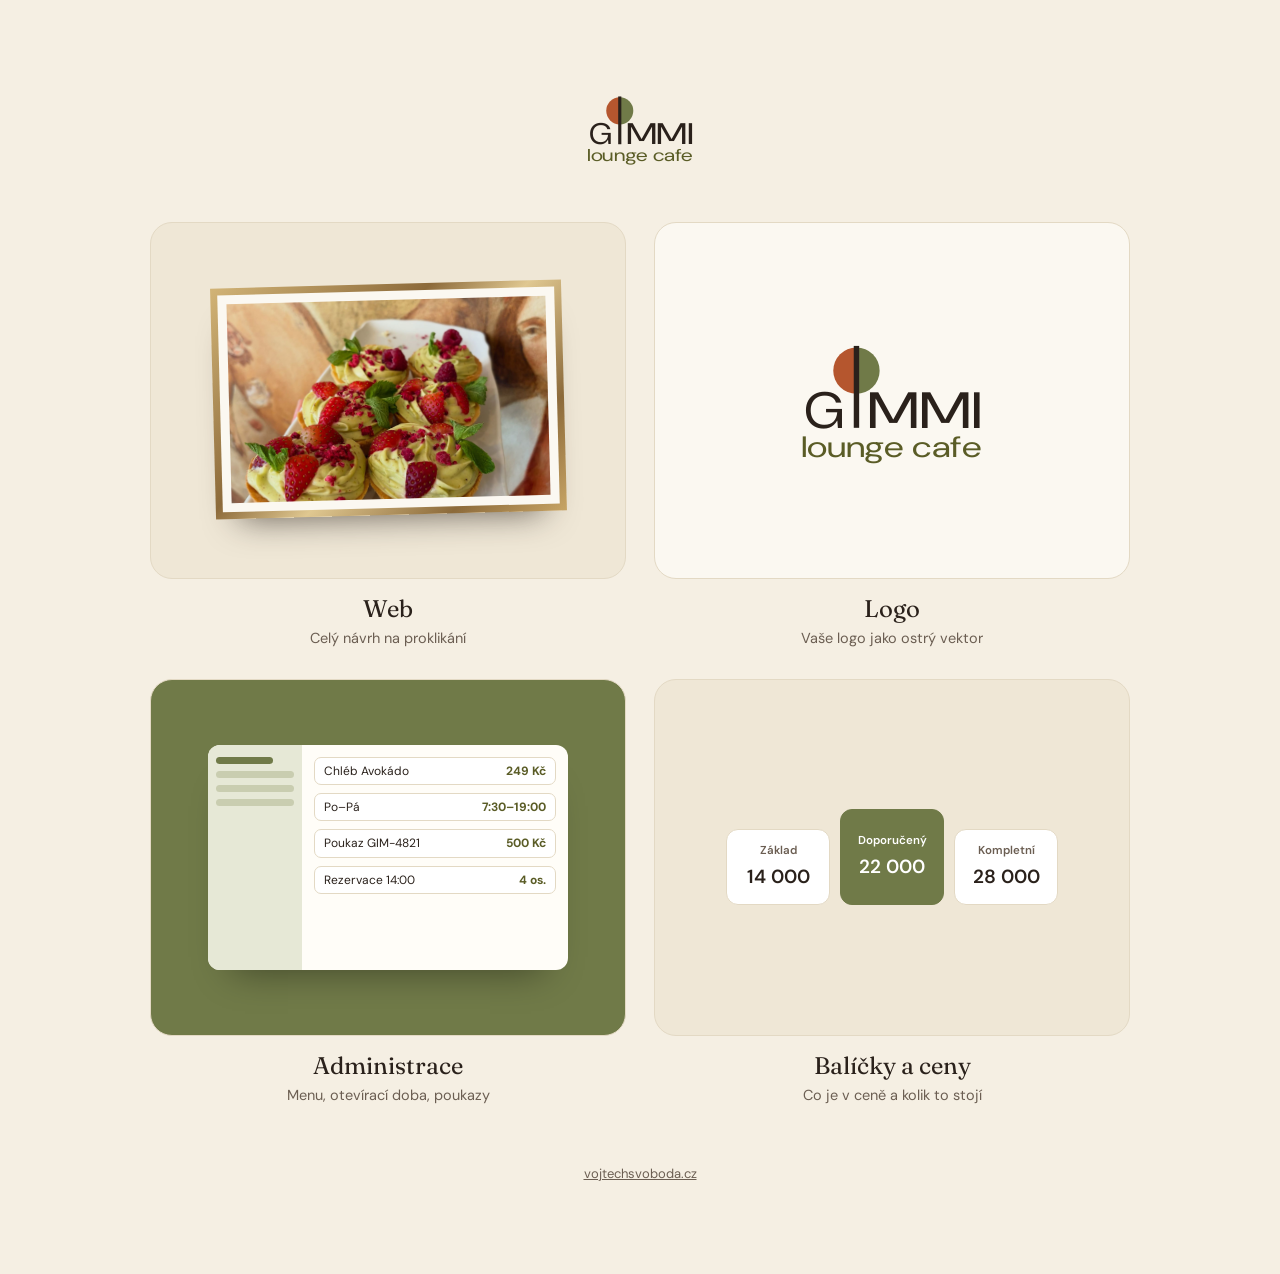
<file: public/index.html>
<!doctype html>
<html lang="cs">
<head>
<meta charset="utf-8">
<meta name="viewport" content="width=device-width, initial-scale=1, viewport-fit=cover">
<meta name="robots" content="noindex, nofollow">
<meta name="claude:viewport-fit-sides" content="cover">
<title>Gimmi – návrh nového webu</title>
<link rel="stylesheet" href="https://fonts.googleapis.com/css2?family=DM+Sans:opsz,wght@9..40,400..700&family=Fraunces:ital,opsz,wght@0,9..144,400..700;1,9..144,400&display=swap">
<link rel="stylesheet" href="pitch.css">
<style>
.home { min-height: 100vh; display: grid; align-content: center; gap: clamp(32px, 5vw, 56px); padding-block: clamp(40px, 7vw, 96px); }
.brand { display: grid; justify-items: center; gap: 10px; text-align: center; }
.brand h1 { font-size: clamp(34px, 4.4vw, 52px); }
.tiles { display: grid; grid-template-columns: repeat(2, minmax(0, 1fr)); gap: clamp(16px, 2.4vw, 28px); max-width: 980px; width: 100%; margin: 0 auto; }
@media (max-width: 620px) { .tiles { grid-template-columns: minmax(0, 1fr); } }
.tile { display: grid; gap: 14px; justify-items: center; color: var(--ink); text-decoration: none; }
.tile .card { width: 100%; aspect-ratio: 4 / 3; max-width: 100%; border-radius: 22px; background: var(--paper); border: 1px solid var(--line); display: grid; place-items: center; overflow: hidden; transition: transform .35s cubic-bezier(.2,.7,.2,1), box-shadow .35s ease; }
.tile:hover .card { transform: translateY(-6px) scale(1.01); box-shadow: 0 34px 50px -34px rgba(42, 33, 27, 0.55); }
.tile { gap: 4px; }
.tile .card { margin-bottom: 12px; }
.tile span.l { font-family: var(--display); font-size: 24px; line-height: 1.2; }
.tile span.d { font-size: 14.5px; color: var(--muted); }
.tile:hover span.l { color: var(--green-ink); }
.tile .c-web { background: #EFE7D6; }
.c-web .frame { width: 74%; padding: 7px; background: var(--gold); box-shadow: 0 24px 34px -24px rgba(42,33,27,.7); transform: rotate(-1.5deg); }
.c-web .frame div { padding: 9px; background: var(--paper); }
.c-web img { width: 100%; aspect-ratio: 16 / 10; object-fit: cover; }
.tile .c-logo { background: var(--paper); }
.tile .c-admin { background: var(--green); }
.c-admin .ui { width: 76%; aspect-ratio: 16 / 10; display: grid; grid-template-columns: 26% 1fr; background: var(--paper-2); border-radius: 12px; overflow: hidden; box-shadow: 0 24px 36px -24px rgba(0,0,0,.45); }
.c-admin .ui .s { background: #E6E8D6; padding: 12px 8px; display: grid; gap: 7px; align-content: start; }
.c-admin .ui .s i { height: 7px; border-radius: 4px; background: #C9CDB0; }
.c-admin .ui .s i:first-child { background: var(--green); width: 74%; }
.c-admin .ui .m { padding: 12px; display: grid; gap: 8px; align-content: start; }
.c-admin .ui .r { display: flex; justify-content: space-between; align-items: center; gap: 8px; padding: 6px 9px; border: 1px solid var(--line); border-radius: 7px; background: #fff; font-size: clamp(9.5px, 1.1vw, 12px); line-height: 1.2; color: var(--ink); white-space: nowrap; overflow: hidden; }
.c-admin .ui .r em { font-style: normal; font-weight: 700; color: var(--green-ink); }
.tile .c-price { background: #EFE7D6; }
.c-price .p { display: flex; gap: 10px; align-items: flex-end; }
.c-price .p i { display: grid; align-content: center; justify-items: center; gap: 2px; width: clamp(74px, 11vw, 104px); padding: 12px 6px; border-radius: 12px; background: #fff; border: 1px solid var(--line); font-style: normal; }
.c-price .p i small { font-size: clamp(9.5px, 1vw, 11.5px); font-weight: 600; color: var(--muted); }
.c-price .p i b { font-family: var(--body); font-size: clamp(14px, 1.7vw, 19px); font-weight: 600; font-variant-numeric: tabular-nums; }
.c-price .p i:nth-child(2) { padding-block: 22px; background: var(--green); border-color: var(--green); }
.c-price .p i:nth-child(2) small, .c-price .p i:nth-child(2) b { color: #fff; }
.facts { list-style: none; margin: 0 auto; padding: 22px 0 0; max-width: 980px; width: 100%; border-top: 1px solid var(--line); display: grid; grid-template-columns: repeat(3, minmax(0, 1fr)); gap: 12px 24px; text-align: center; }
@media (max-width: 620px) { .facts { grid-template-columns: minmax(0, 1fr); } }
.facts li { display: grid; gap: 2px; }
.facts b { font-weight: 600; font-size: 15px; }
.facts span { font-size: 14px; color: var(--muted); }
.by { text-align: center; font-size: 13px; color: var(--muted); }
.by a { color: var(--muted); }
</style>
</head>
<body>
<main class="wrap home">
<div class="brand">
<h1 style="position:absolute;width:1px;height:1px;overflow:hidden;clip:rect(0 0 0 0)">Gimmi – návrh webu</h1>
<svg viewBox="0 0 264 168" width="119" height="76" aria-hidden="true"><path d="M86 16A30 30 0 0 0 86 76Z" fill="#B5562E"></path><path d="M86 16A30 30 0 0 1 86 76Z" fill="#707A48"></path><rect x="82.5" y="14" width="7" height="106" fill="#2A211B"></rect><text x="18" y="120" font-family="'DM Sans', 'Segoe UI', system-ui, sans-serif" font-size="66" font-weight="400" fill="#2A211B" textLength="52" lengthAdjust="spacingAndGlyphs">G</text><text x="99" y="120" font-family="'DM Sans', 'Segoe UI', system-ui, sans-serif" font-size="66" font-weight="400" fill="#2A211B" textLength="150" lengthAdjust="spacingAndGlyphs">MMI</text><text x="14" y="158" font-family="'DM Sans', 'Segoe UI', system-ui, sans-serif" font-size="38" font-weight="400" fill="#5A5C26" textLength="234" lengthAdjust="spacingAndGlyphs">lounge cafe</text></svg>
</div>
<nav class="tiles" aria-label="Části návrhu">
<a class="tile" href="web.html"><span class="card c-web"><span class="frame"><div><img src="img/hero-tartaletky.jpg" alt=""></div></span></span><span class="l">Web</span><span class="d">Celý návrh na proklikání</span></a>
<a class="tile" href="logo.html"><span class="card c-logo"><svg viewBox="0 0 264 168" width="204" height="130" aria-hidden="true"><path d="M86 16A30 30 0 0 0 86 76Z" fill="#B5562E"></path><path d="M86 16A30 30 0 0 1 86 76Z" fill="#707A48"></path><rect x="82.5" y="14" width="7" height="106" fill="#2A211B"></rect><text x="18" y="120" font-family="'DM Sans', 'Segoe UI', system-ui, sans-serif" font-size="66" font-weight="400" fill="#2A211B" textLength="52" lengthAdjust="spacingAndGlyphs">G</text><text x="99" y="120" font-family="'DM Sans', 'Segoe UI', system-ui, sans-serif" font-size="66" font-weight="400" fill="#2A211B" textLength="150" lengthAdjust="spacingAndGlyphs">MMI</text><text x="14" y="158" font-family="'DM Sans', 'Segoe UI', system-ui, sans-serif" font-size="38" font-weight="400" fill="#5A5C26" textLength="234" lengthAdjust="spacingAndGlyphs">lounge cafe</text></svg></span><span class="l">Logo</span><span class="d">Vaše logo jako ostrý vektor</span></a>
<a class="tile" href="admin.html"><span class="card c-admin"><span class="ui" aria-hidden="true"><span class="s"><i></i><i></i><i></i><i></i></span><span class="m"><span class="r">Chléb Avokádo<em>249 Kč</em></span><span class="r">Po–Pá<em>7:30–19:00</em></span><span class="r">Poukaz GIM-4821<em>500 Kč</em></span><span class="r">Rezervace 14:00<em>4 os.</em></span></span></span></span><span class="l">Administrace</span><span class="d">Menu, otevírací doba, poukazy</span></a>
<a class="tile" href="balicky.html"><span class="card c-price"><span class="p" aria-hidden="true"><i><small>Základ</small><b>14 000</b></i><i><small>Doporučený</small><b>22 000</b></i><i><small>Kompletní</small><b>28 000</b></i></span></span><span class="l">Balíčky a ceny</span><span class="d">Co je v ceně a kolik to stojí</span></a>
</nav>
<p class="by"><a href="https://vojtechsvoboda.cz" target="_blank" rel="noopener">vojtechsvoboda.cz</a></p>
</main>
</body>
</html>
</file>
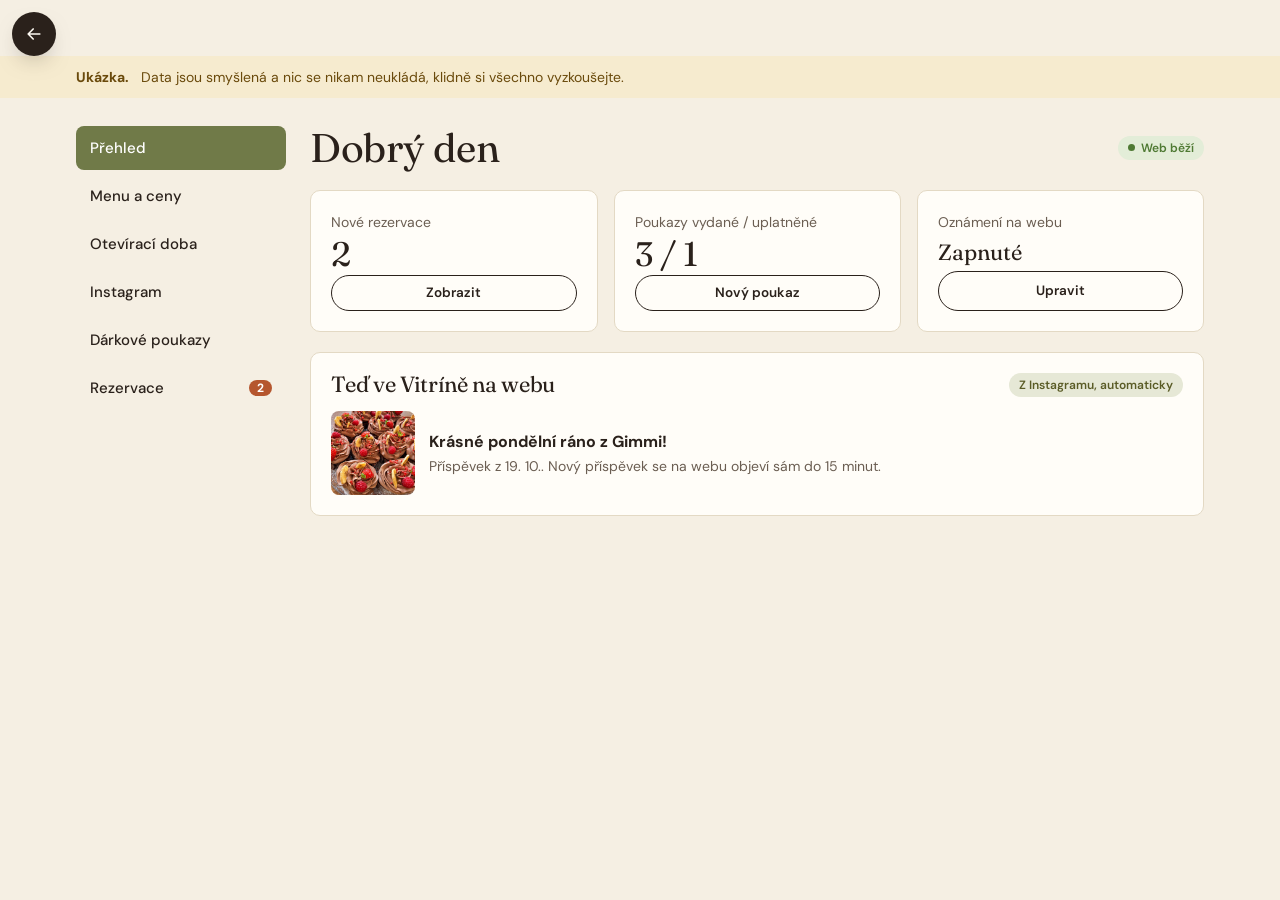
<file: public/admin.html>
<!doctype html>
<html lang="cs">
<head>
<meta charset="utf-8">
<meta name="viewport" content="width=device-width, initial-scale=1, viewport-fit=cover">
<meta name="robots" content="noindex, nofollow">
<meta name="claude:viewport-fit-sides" content="cover">
<title>Gimmi – ukázka administrace</title>
<link rel="stylesheet" href="https://fonts.googleapis.com/css2?family=DM+Sans:opsz,wght@9..40,400..700&family=Fraunces:ital,opsz,wght@0,9..144,400..700;1,9..144,400&display=swap">
<link rel="stylesheet" href="pitch.css">
<style>
.demo-note { background: var(--warn-soft); color: #6A4A0C; font-size: 14px; }
.demo-note .wrap { padding-block: 10px; display: flex; flex-wrap: wrap; gap: 4px 12px; align-items: center; }
.app { display: flex; flex-wrap: wrap; gap: 24px; align-items: flex-start; padding-block: 28px 40px; }
.side { flex: 1 1 210px; max-width: 250px; min-width: 0; position: sticky; top: calc(20px + env(safe-area-inset-top, 0px)); display: grid; gap: 4px; }
.side button { display: flex; align-items: center; gap: 10px; width: 100%; min-height: 44px; padding: 0 14px; border: 0; border-radius: 8px; background: transparent; color: var(--ink); font: 500 15px/1 var(--body); text-align: left; cursor: pointer; transition: background-color .2s ease; }
.side button:hover { background: #EFE7D6; }
.side button[aria-current="page"] { background: var(--green); color: #fff; }
.side button .count { margin-left: auto; font-size: 12px; font-weight: 700; padding: 2px 8px; border-radius: 999px; background: var(--terra-2); color: #fff; }
.main { flex: 999 1 560px; min-width: 0; display: grid; gap: 20px; }
.main h1 { font-size: clamp(30px, 3.6vw, 40px); }
.panel { background: var(--paper-2); border: 1px solid var(--line); border-radius: 10px; padding: 20px; display: grid; gap: 14px; }
.panel h2 { font-size: 22px; }
.grid { display: grid; grid-template-columns: repeat(auto-fit, minmax(min(100%, 220px), 1fr)); gap: 16px; }
.stat { display: grid; gap: 4px; }
.stat b { font-family: var(--display); font-weight: 400; font-size: 34px; line-height: 1; font-variant-numeric: tabular-nums; }
.stat span { font-size: 14px; color: var(--muted); }
.row-head { display: flex; flex-wrap: wrap; justify-content: space-between; align-items: center; gap: 10px; }
label.f { display: grid; gap: 6px; font-size: 13px; font-weight: 600; }
.in, select.in, textarea.in { width: 100%; min-height: 42px; padding: 8px 12px; border: 1px solid #CFC5AE; border-radius: 8px; background: #fff; color: var(--ink); font: 400 15px/1.4 var(--body); }
textarea.in { min-height: 76px; resize: vertical; }
.in:focus { outline: 2px solid var(--green); outline-offset: 0; border-color: var(--green); }
.tabs { display: flex; flex-wrap: wrap; gap: 8px; }
.tabs button { min-height: 38px; padding: 0 14px; border-radius: 999px; border: 1px solid #CFC5AE; background: transparent; font: 600 14px/1 var(--body); color: var(--ink); cursor: pointer; }
.tabs button[aria-pressed="true"] { background: var(--ink); border-color: var(--ink); color: #fff; }
.items { display: grid; gap: 8px; }
.item { display: grid; grid-template-columns: minmax(0, 1fr) 110px auto auto; gap: 10px; align-items: center; padding: 8px 10px; border: 1px solid var(--line); border-radius: 8px; background: #fff; }
.item.off { opacity: .55; }
.item .in { min-height: 38px; }
.item .price { text-align: right; font-variant-numeric: tabular-nums; }
.tog { display: inline-flex; align-items: center; gap: 6px; font-size: 13px; font-weight: 600; color: var(--muted); cursor: pointer; white-space: nowrap; }
.tog input { width: 18px; height: 18px; accent-color: var(--green); }
@media (max-width: 620px) { .item { grid-template-columns: minmax(0, 1fr) 96px; } .item .tog { grid-column: span 1; } }
.hours { display: grid; gap: 8px; }
.hours .h { display: grid; grid-template-columns: 110px 1fr 1fr auto; gap: 10px; align-items: center; }
@media (max-width: 560px) { .hours .h { grid-template-columns: 1fr 1fr; } .hours .h b { grid-column: span 2; } }
.banner-prev { display: flex; align-items: center; justify-content: center; gap: 10px; min-height: 44px; padding: 8px 16px; background: var(--green); color: #fff; font-size: 14.5px; font-weight: 600; border-radius: 6px; text-align: center; }
.webprev { border: 1px solid var(--line); border-radius: 8px; overflow: hidden; background: var(--bg); }
.webprev .bar { display: flex; align-items: center; gap: 8px; padding: 8px 12px; font-size: 12px; color: var(--muted); border-bottom: 1px solid var(--line); background: var(--paper); }
.webprev .bar i { width: 8px; height: 8px; border-radius: 50%; background: #D9CFBB; }
.webprev .content { padding: 16px; display: grid; gap: 6px; }
.posts { display: grid; grid-template-columns: repeat(auto-fill, minmax(min(100%, 200px), 1fr)); gap: 14px; }
.post { border: 1px solid var(--line); border-radius: 8px; overflow: hidden; background: #fff; display: grid; }
.post img { width: 100%; aspect-ratio: 1 / 1; object-fit: cover; }
.post .b { padding: 10px 12px 12px; display: grid; gap: 8px; font-size: 13.5px; }
.voucher-wrap { display: flex; flex-wrap: wrap; gap: 20px; align-items: flex-start; }
.voucher-form { flex: 1 1 280px; min-width: 0; display: grid; gap: 12px; }
.voucher-prev { flex: 1 1 320px; min-width: 0; }
.voucher { padding: 8px; background: var(--gold); box-shadow: 0 24px 40px -26px rgba(42,33,27,.6); }
.voucher .in-v { background: var(--paper); padding: 22px 22px 18px; display: grid; gap: 10px; text-align: center; border: 1px solid rgba(140,106,58,.35); }
.voucher .t { font-size: 11px; font-weight: 600; letter-spacing: .28em; text-transform: uppercase; color: var(--terra); }
.voucher .v { font-family: var(--display); font-size: clamp(36px, 5vw, 48px); line-height: 1; }
.voucher .w { font-family: var(--display); font-style: italic; font-size: 18px; color: var(--green-ink); }
.voucher .msg { font-size: 14.5px; color: var(--ink-2); }
.voucher .meta { display: flex; justify-content: space-between; flex-wrap: wrap; gap: 6px 12px; padding-top: 10px; border-top: 1px dashed #C9BB9C; font-size: 12.5px; color: var(--muted); }
.voucher .code { font-family: ui-monospace, 'SFMono-Regular', Menlo, monospace; font-weight: 700; letter-spacing: .08em; color: var(--ink); }
.table-wrap { overflow-x: auto; }
table { width: 100%; border-collapse: collapse; font-size: 14.5px; }
th, td { padding: 10px 8px; text-align: left; border-bottom: 1px solid var(--line); white-space: nowrap; }
th { font-size: 12px; letter-spacing: .1em; text-transform: uppercase; color: var(--muted); font-weight: 600; }
td.num { font-variant-numeric: tabular-nums; }
.actions { display: flex; gap: 6px; }
.toast { position: fixed; z-index: 70; right: max(16px, env(safe-area-inset-right, 0px)); bottom: calc(16px + env(safe-area-inset-bottom, 0px)); padding: 12px 18px; border-radius: 10px; background: var(--ink); color: #fff; font-weight: 600; font-size: 14.5px; box-shadow: 0 16px 30px -14px rgba(0,0,0,.5); transform: translateY(12px); opacity: 0; transition: opacity .25s ease, transform .25s ease; pointer-events: none; }
.toast.show { opacity: 1; transform: none; }
@media (max-width: 720px) { .side { position: static; max-width: none; flex-basis: 100%; display: flex; overflow-x: auto; gap: 6px; } .side button { flex: none; width: auto; } }
</style>
</head>
<body>
<div class="demo-note"><div class="wrap"><strong>Ukázka.</strong><span>Data jsou smyšlená a nic se nikam neukládá, klidně si všechno vyzkoušejte.</span></div></div>

<div class="wrap app">
<nav class="side" aria-label="Sekce administrace" id="side"></nav>
<main class="main" id="main"></main>
</div>
<div class="toast" id="toast" role="status" aria-live="polite"></div>

<script>
(function () {
  'use strict';
  var $ = function (s, r) { return (r || document).querySelector(s); };
  var esc = function (t) { return String(t).replace(/[&<>"]/g, function (c) { return { '&': '&amp;', '<': '&lt;', '>': '&gt;', '"': '&quot;' }[c]; }); };
  var kc = function (n) { return Number(n).toLocaleString('cs-CZ') + ' Kč'; };
  var toastT;
  function toast(t) { var el = $('#toast'); el.textContent = t; el.classList.add('show'); clearTimeout(toastT); toastT = setTimeout(function () { el.classList.remove('show'); }, 1800); }

  var S = {
    view: 'prehled',
    cat: 'snidane',
    menu: {
      snidane: [
        { n: 'Chléb Avokádo', p: 249, tip: true, on: true }, { n: 'Chléb Avokádo speciál', p: 249, tip: true, on: true },
        { n: 'Quiche', p: 179, tip: true, on: true }, { n: 'Sázená vejce', p: 159, on: true }, { n: 'Turecká vejce', p: 179, on: true },
        { n: 'Anglická snídaně', p: 249, on: true }, { n: 'Chléb Tuňák-avokádo', p: 249, on: true }, { n: 'Buchtičky s krémem', p: 199, on: true }
      ],
      kava: [
        { n: 'Espresso / lungo', p: 62, on: true }, { n: 'Cappuccino', p: 78, on: true }, { n: 'Flat white', p: 98, on: true },
        { n: 'Pumpkin spice latte', p: 92, tip: true, on: true }, { n: 'Bezkofeinová káva', p: 64, on: true }
      ],
      napoje: [
        { n: 'Limonáda dle nabídky 0,5 l', p: 89, on: true }, { n: 'Kombuchová limonáda', p: 95, on: true }, { n: 'Fresh pomeranč 0,2 l', p: 95, on: true }
      ]
    },
    hours: [
      { d: 'Pondělí–pátek', o: '07:30', c: '19:00', open: true }, { d: 'Sobota', o: '08:30', c: '16:00', open: true }, { d: 'Neděle', o: '', c: '', open: false, note: 'jen po domluvě' }
    ],
    notice: { on: true, text: 'Út 27. 10. otevřeno 7:30–14:00 (školíme se na ještě lepší kávu) · St 28. 10. státní svátek 8:30–16:00 · Od čtvrtka jako obvykle.' },
    posts: [
      { img: 'img/post-1910.jpg', t: 'Krásné pondělní ráno z Gimmi!', d: '19. 10.', show: true, pin: false },
      { img: 'img/post-1510.jpg', t: 'Krásný čtvrtek, přátelé!', d: '15. 10.', show: true, pin: false },
      { img: 'img/g-havel.jpg', t: 'Dnes vzpomínáme. Václav Havel (90)', d: '5. 10.', show: true, pin: false },
      { img: 'img/g-havel-dezert.jpg', t: 'Buchtičky s krémem jsou zpět', d: '6. 10.', show: true, pin: false }
    ],
    vouchers: [
      { code: 'GIM-4821', v: '500 Kč', who: 'Pro Janu', until: '31. 12. 2026', used: false },
      { code: 'GIM-3174', v: 'Snídaně pro dva', who: 'Pro Petra a Evu', until: '30. 11. 2026', used: true },
      { code: 'GIM-9056', v: '1 000 Kč', who: 'Pro tatínka', until: '31. 1. 2027', used: false }
    ],
    vf: { type: 'castka', amount: '500', item: 'Snídaně pro dva', who: 'Pro Martinu', msg: 'Všechno nejlepší k narozeninám!', until: '2027-01-31' },
    res: [
      { n: 'Kateřina N.', d: 'čt 29. 10.', t: '09:00', p: 2, note: 'Pracovní snídaně', st: 'nova' },
      { n: 'Tomáš B.', d: 'čt 29. 10.', t: '14:00', p: 4, note: '', st: 'nova' },
      { n: 'Lucie M.', d: 'pá 30. 10.', t: '10:30', p: 6, note: 'Oslava, dort s sebou', st: 'potvrzena' },
      { n: 'Jan P.', d: 'so 31. 10.', t: '09:30', p: 3, note: '', st: 'potvrzena' }
    ]
  };
  var views = [
    ['prehled', 'Přehled'], ['menu', 'Menu a ceny'], ['doba', 'Otevírací doba'], ['instagram', 'Instagram'], ['poukazy', 'Dárkové poukazy'], ['rezervace', 'Rezervace']
  ];

  function side() {
    var nova = S.res.filter(function (r) { return r.st === 'nova'; }).length;
    $('#side').innerHTML = views.map(function (v) {
      return '<button type="button" data-view="' + v[0] + '"' + (S.view === v[0] ? ' aria-current="page"' : '') + '>' + v[1] +
        (v[0] === 'rezervace' && nova ? '<span class="count">' + nova + '</span>' : '') + '</button>';
    }).join('');
  }

  var R = {};
  R.prehled = function () {
    var nova = S.res.filter(function (r) { return r.st === 'nova'; }).length;
    var vyd = S.vouchers.length, upl = S.vouchers.filter(function (v) { return v.used; }).length;
    var top = S.posts.filter(function (p) { return p.show; })[0];
    return '<div class="row-head"><h1>Dobrý den</h1><span class="chip ok dot">Web běží</span></div>' +
      '<div class="grid">' +
      '<div class="panel stat"><span>Nové rezervace</span><b>' + nova + '</b><button class="btn small" data-go="rezervace" type="button">Zobrazit</button></div>' +
      '<div class="panel stat"><span>Poukazy vydané / uplatněné</span><b>' + vyd + ' / ' + upl + '</b><button class="btn small" data-go="poukazy" type="button">Nový poukaz</button></div>' +
      '<div class="panel stat"><span>Oznámení na webu</span><b style="font-size:22px">' + (S.notice.on ? 'Zapnuté' : 'Vypnuté') + '</b><button class="btn small" data-go="doba" type="button">Upravit</button></div>' +
      '</div>' +
      (top ? '<div class="panel"><div class="row-head"><h2>Teď ve Vitríně na webu</h2><span class="chip">Z Instagramu, automaticky</span></div>' +
      '<div style="display:flex;gap:14px;align-items:center;flex-wrap:wrap"><img src="' + top.img + '" alt="" style="width:84px;height:84px;object-fit:cover;border-radius:8px"><div style="min-width:0;flex:1 1 200px"><b>' + esc(top.t) + '</b><p class="muted" style="font-size:14px">Příspěvek z ' + top.d + '. Nový příspěvek se na webu objeví sám do 15 minut.</p></div></div></div>' : '');
  };
  R.menu = function () {
    var cats = [['snidane', 'Snídaně'], ['kava', 'Káva'], ['napoje', 'Nápoje']];
    var list = S.menu[S.cat];
    return '<div class="row-head"><h1>Menu a ceny</h1><button class="btn small primary" type="button" data-act="add-item">+ Přidat položku</button></div>' +
      '<div class="tabs">' + cats.map(function (c) { return '<button type="button" data-cat="' + c[0] + '" aria-pressed="' + (S.cat === c[0]) + '">' + c[1] + '</button>'; }).join('') + '</div>' +
      '<div class="panel"><p class="muted" style="font-size:14px">Změny se na webu projeví hned po uložení. „Skrýt“ se hodí, když něco dojde.</p><div class="items">' +
      list.map(function (it, i) {
        return '<div class="item' + (it.on ? '' : ' off') + '">' +
          '<input class="in" aria-label="Název položky" data-i="' + i + '" data-k="n" value="' + esc(it.n) + '">' +
          '<input class="in price" aria-label="Cena v Kč" inputmode="numeric" data-i="' + i + '" data-k="p" value="' + it.p + '">' +
          '<label class="tog"><input type="checkbox" data-i="' + i + '" data-k="tip"' + (it.tip ? ' checked' : '') + '>Gimmi tip</label>' +
          '<label class="tog"><input type="checkbox" data-i="' + i + '" data-k="on"' + (it.on ? '' : ' checked') + '>Skrýt</label></div>';
      }).join('') + '</div><div><button class="btn small primary" type="button" data-act="save">Uložit změny</button></div></div>';
  };
  R.doba = function () {
    return '<h1>Otevírací doba a oznámení</h1>' +
      '<div class="panel"><h2>Běžná otevírací doba</h2><div class="hours">' + S.hours.map(function (h, i) {
        return '<div class="h"><b>' + h.d + '</b><input class="in" type="time" aria-label="Otevíráme" data-h="' + i + '" data-k="o" value="' + h.o + '"' + (h.open ? '' : ' disabled') + '><input class="in" type="time" aria-label="Zavíráme" data-h="' + i + '" data-k="c" value="' + h.c + '"' + (h.open ? '' : ' disabled') + '><label class="tog"><input type="checkbox" data-h="' + i + '" data-k="open"' + (h.open ? '' : ' checked') + '>Zavřeno</label></div>';
      }).join('') + '</div><div><button class="btn small primary" type="button" data-act="save">Uložit</button></div></div>' +
      '<div class="panel"><div class="row-head"><h2>Oznámení na webu</h2><label class="tog"><input type="checkbox" data-act="notice-on"' + (S.notice.on ? ' checked' : '') + '>Zobrazit na webu</label></div>' +
      '<label class="f" for="notice">Text oznámení<textarea class="in" id="notice" data-act="notice-text">' + esc(S.notice.text) + '</textarea></label>' +
      '<div class="webprev" aria-label="Náhled na webu"><div class="bar"><i></i><i></i><i></i><span>gimmicafe.cz · náhled</span></div><div class="content">' +
      (S.notice.on ? '<div class="banner-prev" id="bprev">' + esc(S.notice.text) + '</div>' : '<p class="muted" style="font-size:14px">Oznámení je vypnuté, na webu se nezobrazí.</p>') +
      '<p style="font-family:var(--display);font-size:24px;margin-top:8px">Dobré ráno z Gimmi</p></div></div></div>';
  };
  R.instagram = function () {
    return '<div class="row-head"><h1>Instagram</h1><span class="chip ok dot">Napojeno na @gimmicafe</span></div>' +
      '<div class="panel"><p class="muted" style="font-size:14.5px">Nové příspěvky se na web načítají samy. Tady můžete některý skrýt nebo připnout do Vitríny, když chcete, aby tam zůstal déle.</p>' +
      '<div class="posts">' + S.posts.map(function (p, i) {
        return '<div class="post"><img src="' + p.img + '" alt=""><div class="b"><b>' + esc(p.t) + '</b><span class="muted">' + p.d + '</span>' +
          '<label class="tog"><input type="checkbox" data-p="' + i + '" data-k="show"' + (p.show ? ' checked' : '') + '>Zobrazit na webu</label>' +
          '<label class="tog"><input type="checkbox" data-p="' + i + '" data-k="pin"' + (p.pin ? ' checked' : '') + '>Připnout do Vitríny</label></div></div>';
      }).join('') + '</div></div>';
  };
  function vValue() { return S.vf.type === 'castka' ? kc(S.vf.amount || 0) : (S.vf.item || 'Položka'); }
  function fmtDate(iso) { if (!iso) return '—'; var p = iso.split('-'); return Number(p[2]) + '. ' + Number(p[1]) + '. ' + p[0]; }
  R.poukazy = function () {
    var f = S.vf;
    return '<h1>Dárkové poukazy</h1>' +
      '<div class="panel"><h2>Nový poukaz</h2><div class="voucher-wrap"><form class="voucher-form" id="vform">' +
      '<label class="f" for="vtype">Typ poukazu<select class="in" id="vtype" data-v="type"><option value="castka"' + (f.type === 'castka' ? ' selected' : '') + '>Částka</option><option value="polozka"' + (f.type === 'polozka' ? ' selected' : '') + '>Položka z menu</option></select></label>' +
      (f.type === 'castka' ? '<label class="f" for="vamount">Hodnota v Kč<input class="in" id="vamount" inputmode="numeric" data-v="amount" value="' + esc(f.amount) + '"></label>'
        : '<label class="f" for="vitem">Co poukaz obsahuje<input class="in" id="vitem" data-v="item" value="' + esc(f.item) + '"></label>') +
      '<label class="f" for="vwho">Pro koho<input class="in" id="vwho" data-v="who" value="' + esc(f.who) + '"></label>' +
      '<label class="f" for="vmsg">Vzkaz<textarea class="in" id="vmsg" data-v="msg">' + esc(f.msg) + '</textarea></label>' +
      '<label class="f" for="vuntil">Platnost do<input class="in" type="date" id="vuntil" data-v="until" value="' + f.until + '"></label>' +
      '<div style="display:flex;flex-wrap:wrap;gap:8px"><button class="btn primary" type="submit">Vystavit poukaz</button></div></form>' +
      '<div class="voucher-prev"><p class="muted" style="font-size:13px;margin-bottom:8px">Náhled poukazu (PDF k tisku nebo do e-mailu)</p>' +
      '<div class="voucher"><div class="in-v">' +
      '<svg viewBox="0 0 100 104" width="34" height="35" aria-hidden="true" style="margin:0 auto"><g transform="rotate(-18 50 52)"><path d="M50 0A40 52 0 0 0 50 104C70 74 30 30 50 0Z" fill="#B5562E"></path><path d="M50 0A40 52 0 0 1 50 104C70 74 30 30 50 0Z" fill="#707A48"></path><path d="M50 0C30 30 70 74 50 104" fill="none" stroke="#FBF8F1" stroke-width="4"></path></g></svg>' +
      '<span class="t">Dárkový poukaz · Gimmi lounge café</span><span class="v" id="pv-v">' + esc(vValue()) + '</span><span class="w" id="pv-w">' + esc(f.who) + '</span><p class="msg" id="pv-m">' + esc(f.msg) + '</p>' +
      '<div class="meta"><span>Kód <span class="code">GIM-' + nextCode() + '</span></span><span id="pv-u">Platí do ' + fmtDate(f.until) + '</span></div></div></div></div></div></div>' +
      '<div class="panel"><h2>Vydané poukazy</h2><div class="table-wrap"><table><thead><tr><th>Kód</th><th>Hodnota</th><th>Pro koho</th><th>Platnost</th><th>Stav</th><th></th></tr></thead><tbody>' +
      S.vouchers.map(function (v, i) {
        return '<tr><td class="num"><b>' + v.code + '</b></td><td>' + esc(v.v) + '</td><td>' + esc(v.who) + '</td><td class="num">' + v.until + '</td><td>' +
          (v.used ? '<span class="chip">Uplatněný</span>' : '<span class="chip ok dot">Platný</span>') + '</td><td>' +
          (v.used ? '' : '<button class="btn small" type="button" data-use="' + i + '">Označit jako uplatněný</button>') + '</td></tr>';
      }).join('') + '</tbody></table></div></div>';
  };
  var codeSeed = 5207;
  function nextCode() { return String(codeSeed); }
  R.rezervace = function () {
    var label = { nova: '<span class="chip warn dot">Čeká na potvrzení</span>', potvrzena: '<span class="chip ok dot">Potvrzená</span>', odmitnuta: '<span class="chip terra">Odmítnutá</span>' };
    return '<h1>Rezervace</h1><div class="panel"><p class="muted" style="font-size:14.5px">Žádosti z webu. Po potvrzení dostane host automaticky e-mail.</p><div class="table-wrap"><table><thead><tr><th>Kdy</th><th>Jméno</th><th>Osob</th><th>Poznámka</th><th>Stav</th><th></th></tr></thead><tbody>' +
      S.res.map(function (r, i) {
        return '<tr><td class="num">' + r.d + ' · ' + r.t + '</td><td>' + esc(r.n) + '</td><td class="num">' + r.p + '</td><td>' + (esc(r.note) || '<span class="muted">—</span>') + '</td><td>' + label[r.st] + '</td><td>' +
          (r.st === 'nova' ? '<div class="actions"><button class="btn small primary" type="button" data-res="' + i + '" data-st="potvrzena">Potvrdit</button><button class="btn small" type="button" data-res="' + i + '" data-st="odmitnuta">Odmítnout</button></div>' : '') + '</td></tr>';
      }).join('') + '</tbody></table></div></div>';
  };

  function render() {
    side();
    $('#main').innerHTML = R[S.view]();
  }
  function go(v) {
    S.view = v; render();
    try { history.replaceState(null, '', '#' + v); } catch (e) {}
    window.scrollTo({ top: 0, behavior: 'smooth' });
  }

  document.addEventListener('click', function (e) {
    var t = e.target.closest('button'); if (!t) return;
    if (t.dataset.view) return go(t.dataset.view);
    if (t.dataset.go) return go(t.dataset.go);
    if (t.dataset.cat) { S.cat = t.dataset.cat; return render(); }
    if (t.dataset.act === 'save') return toast('Uloženo, na webu je to hned vidět');
    if (t.dataset.act === 'add-item') { S.menu[S.cat].unshift({ n: 'Nová položka', p: 0, on: true }); render(); var f = $('.item .in'); if (f) { f.focus(); f.select(); } return; }
    if (t.dataset.use) { S.vouchers[+t.dataset.use].used = true; render(); return toast('Poukaz označen jako uplatněný'); }
    if (t.dataset.res) { S.res[+t.dataset.res].st = t.dataset.st; render(); return toast(t.dataset.st === 'potvrzena' ? 'Potvrzeno, host dostane e-mail' : 'Rezervace odmítnuta'); }
  });
  document.addEventListener('input', function (e) {
    var t = e.target;
    if (t.dataset.i !== undefined && (t.dataset.k === 'n' || t.dataset.k === 'p')) { S.menu[S.cat][+t.dataset.i][t.dataset.k] = t.dataset.k === 'p' ? t.value.replace(/\D/g, '') : t.value; return; }
    if (t.dataset.h !== undefined && (t.dataset.k === 'o' || t.dataset.k === 'c')) { S.hours[+t.dataset.h][t.dataset.k] = t.value; return; }
    if (t.dataset.act === 'notice-text') { S.notice.text = t.value; var b = $('#bprev'); if (b) b.textContent = t.value; return; }
    if (t.dataset.v) {
      S.vf[t.dataset.v] = t.value;
      var pv = $('#pv-v'); if (pv) pv.textContent = vValue();
      if (t.dataset.v === 'who') $('#pv-w').textContent = t.value;
      if (t.dataset.v === 'msg') $('#pv-m').textContent = t.value;
      if (t.dataset.v === 'until') $('#pv-u').textContent = 'Platí do ' + fmtDate(t.value);
    }
  });
  document.addEventListener('change', function (e) {
    var t = e.target;
    if (t.dataset.i !== undefined && t.dataset.k === 'tip') { S.menu[S.cat][+t.dataset.i].tip = t.checked; return; }
    if (t.dataset.i !== undefined && t.dataset.k === 'on') { S.menu[S.cat][+t.dataset.i].on = !t.checked; t.closest('.item').classList.toggle('off', t.checked); return; }
    if (t.dataset.h !== undefined && t.dataset.k === 'open') { S.hours[+t.dataset.h].open = !t.checked; return render(); }
    if (t.dataset.act === 'notice-on') { S.notice.on = t.checked; return render(); }
    if (t.dataset.p !== undefined) { S.posts[+t.dataset.p][t.dataset.k] = t.checked; return toast(t.dataset.k === 'pin' ? (t.checked ? 'Připnuto do Vitríny' : 'Odepnuto') : (t.checked ? 'Zobrazeno na webu' : 'Skryto z webu')); }
    if (t.dataset.v === 'type') { S.vf.type = t.value; return render(); }
  });
  document.addEventListener('submit', function (e) {
    if (e.target.id !== 'vform') return;
    e.preventDefault();
    S.vouchers.unshift({ code: 'GIM-' + nextCode(), v: vValue(), who: S.vf.who, until: fmtDate(S.vf.until), used: false });
    codeSeed += 1137;
    render();
    toast('Poukaz vystaven, PDF je připravené k tisku');
  });

  var h = (location.hash || '').slice(1);
  if (views.some(function (v) { return v[0] === h; })) S.view = h;
  render();
})();
</script>
<a class="pitch-back" href="index.html" aria-label="Zpět na přehled" title="Zpět na přehled"><svg viewBox="0 0 24 24" width="20" height="20" fill="none" stroke="currentColor" stroke-width="2" stroke-linecap="round" stroke-linejoin="round" aria-hidden="true"><path d="M19 12H5M11 6l-6 6 6 6"></path></svg></a>
<style>.pitch-back{position:fixed;z-index:60;left:max(12px,env(safe-area-inset-left,0px));top:calc(12px + env(safe-area-inset-top,0px));display:inline-flex;align-items:center;justify-content:center;width:44px;height:44px;border-radius:50%;background:#2A211B;color:#FBF8F1;text-decoration:none;box-shadow:0 10px 24px -12px rgba(42,33,27,.6);transition:background-color .2s ease}.pitch-back:hover{background:#707A48;color:#fff}.pitch-back:focus-visible{outline:2px solid #B5562E;outline-offset:3px}</style>
<style>body{padding-top:56px}</style>
</body>
</html>
</file>
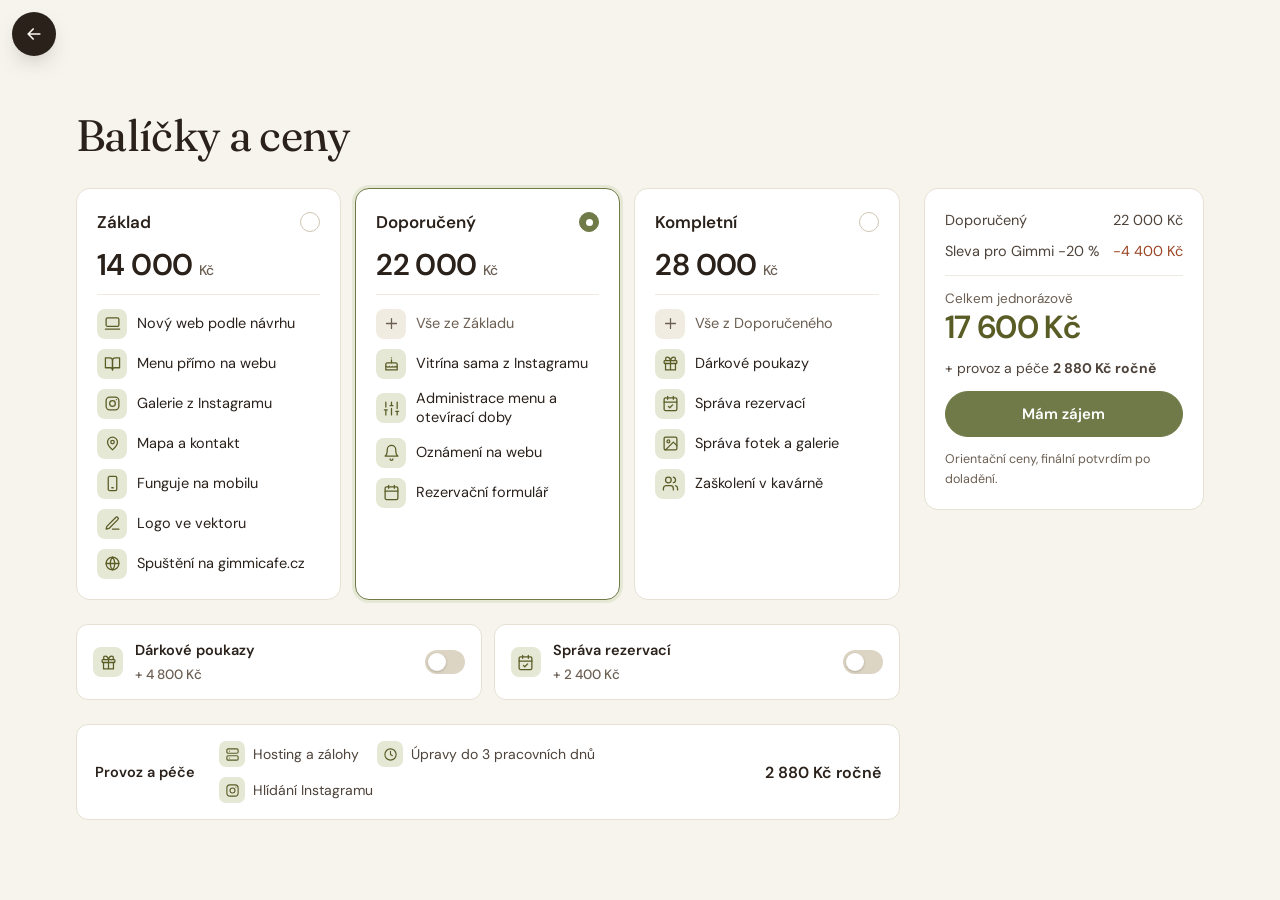
<file: public/balicky.html>
<!doctype html>
<html lang="cs">
<head>
<meta charset="utf-8">
<meta name="viewport" content="width=device-width, initial-scale=1, viewport-fit=cover">
<meta name="robots" content="noindex, nofollow">
<meta name="claude:viewport-fit-sides" content="cover">
<title>Gimmi – balíčky a ceny</title>
<link rel="stylesheet" href="https://fonts.googleapis.com/css2?family=DM+Sans:opsz,wght@9..40,400..700&family=Fraunces:ital,opsz,wght@0,9..144,400..700;1,9..144,400&display=swap">
<link rel="stylesheet" href="pitch.css">
<style>
body { background: #F7F4EE; padding-top: 56px; }
.page { padding-block: clamp(28px, 5vw, 56px) 80px; display: grid; gap: 28px; }
.page h1 { font-size: clamp(32px, 4vw, 44px); }
.layout { display: flex; flex-wrap: wrap; gap: 24px; align-items: flex-start; }
.left { flex: 999 1 560px; min-width: 0; display: grid; gap: 24px; }

.plans { display: grid; grid-template-columns: repeat(3, minmax(0, 1fr)); gap: 14px; }
@media (max-width: 860px) { .plans { grid-template-columns: minmax(0, 1fr); } }
.plan { text-align: left; display: grid; gap: 14px; align-content: start; padding: 20px; background: #fff; border: 1.5px solid #E7E1D4; border-radius: 14px; color: var(--ink); font: inherit; cursor: pointer; transition: border-color .2s ease, box-shadow .2s ease; }
.plan:hover { border-color: #CFC6B2; }
.plan[aria-pressed="true"] { border-color: var(--green); box-shadow: 0 0 0 3px var(--green-soft); }
.plan .top { display: flex; justify-content: space-between; align-items: center; gap: 8px; }
.plan .name { font-size: 17px; font-weight: 600; }
.plan .radio { flex: none; width: 20px; height: 20px; border-radius: 50%; border: 1.5px solid #CFC6B2; display: grid; place-items: center; }
.plan[aria-pressed="true"] .radio { border-color: var(--green); background: var(--green); }
.plan[aria-pressed="true"] .radio::after { content: ""; width: 7px; height: 7px; border-radius: 50%; background: #fff; }
.plan .price { font-size: 30px; font-weight: 600; letter-spacing: -0.02em; line-height: 1; font-variant-numeric: tabular-nums; }
.plan .price small { font-size: 14px; font-weight: 500; color: var(--muted); letter-spacing: 0; }
.plan ul { list-style: none; margin: 0; padding: 14px 0 0; border-top: 1px solid #EFEAE0; display: grid; gap: 10px; }
.plan li { display: grid; grid-template-columns: 30px 1fr; gap: 10px; align-items: center; font-size: 14.5px; line-height: 1.35; }
.ico { width: 30px; height: 30px; border-radius: 8px; display: grid; place-items: center; background: var(--green-soft); color: var(--green-ink); }
.ico svg { width: 17px; height: 17px; }
.plan li.inherit { color: var(--muted); }
.plan li.inherit .ico { background: #F1ECE2; color: var(--muted); }

.extras { display: grid; grid-template-columns: repeat(auto-fit, minmax(min(100%, 260px), 1fr)); gap: 12px; }
.extra { display: flex; align-items: center; gap: 12px; padding: 14px 16px; background: #fff; border: 1px solid #E7E1D4; border-radius: 12px; cursor: pointer; }
.extra input { position: absolute; opacity: 0; width: 1px; height: 1px; }
.extra .t { flex: 1 1 auto; min-width: 0; display: grid; gap: 2px; font-size: 14.5px; font-weight: 600; }
.extra .t span { font-size: 13.5px; font-weight: 500; color: var(--muted); font-variant-numeric: tabular-nums; }
.sw { flex: none; width: 40px; height: 24px; border-radius: 999px; background: #DDD5C4; position: relative; transition: background .2s ease; }
.sw::after { content: ""; position: absolute; top: 3px; left: 3px; width: 18px; height: 18px; border-radius: 50%; background: #fff; transition: transform .2s ease; box-shadow: 0 1px 3px rgba(0,0,0,.2); }
.extra input:checked ~ .sw { background: var(--green); }
.extra input:checked ~ .sw::after { transform: translateX(16px); }
.extra input:focus-visible ~ .sw { outline: 2px solid var(--terra-2); outline-offset: 3px; }
.extra.locked { opacity: .5; cursor: not-allowed; }

.care { display: flex; flex-wrap: wrap; align-items: center; gap: 12px 24px; padding: 16px 18px; background: #fff; border: 1px solid #E7E1D4; border-radius: 12px; }
.care .lbl { font-size: 14.5px; font-weight: 600; }
.care .pts { display: flex; flex-wrap: wrap; gap: 10px 18px; flex: 1 1 360px; min-width: 0; }
.care .pt { display: inline-flex; align-items: center; gap: 8px; font-size: 14px; color: var(--ink-2); }
.care .pt .ico { width: 26px; height: 26px; border-radius: 7px; }
.care .pt .ico svg { width: 15px; height: 15px; }
.care .yr { font-weight: 600; font-variant-numeric: tabular-nums; white-space: nowrap; }

.sum { flex: 1 1 280px; min-width: 0; position: sticky; top: calc(20px + env(safe-area-inset-top, 0px)); background: #fff; border: 1px solid #E7E1D4; border-radius: 14px; padding: 20px; display: grid; gap: 12px; }
.sum .line { display: flex; justify-content: space-between; gap: 12px; font-size: 14.5px; color: var(--ink-2); font-variant-numeric: tabular-nums; }
.sum .line.minus span:last-child { color: var(--terra); }
.sum .total { display: grid; gap: 2px; padding-top: 12px; border-top: 1px solid #EFEAE0; }
.sum .total span { font-size: 13.5px; color: var(--muted); }
.sum .total b { font-size: 32px; font-weight: 600; letter-spacing: -0.02em; line-height: 1.05; font-variant-numeric: tabular-nums; color: var(--green-ink); }
.sum .yr { font-size: 14px; color: var(--ink-2); }
.sum .yr b { font-variant-numeric: tabular-nums; }
.sum textarea { width: 100%; min-height: 130px; resize: vertical; padding: 10px 12px; border-radius: 8px; border: 1px solid #E7E1D4; font: 13.5px/1.5 var(--body); color: var(--ink); background: #FBF9F5; }
.note { font-size: 12.5px; color: var(--muted); }
</style>
</head>
<body>
<main class="wrap page">
<h1>Balíčky a ceny</h1>

<div class="layout">
<div class="left">
<div class="plans" role="group" aria-label="Výběr balíčku" id="plans"></div>
<div class="extras" id="extras"></div>
<div class="care" aria-label="Provoz a péče">
<span class="lbl">Provoz a péče</span>
<span class="pts" id="care-pts"></span>
<span class="yr">2&nbsp;880&nbsp;Kč ročně</span>
</div>
</div>

<aside class="sum" aria-live="polite" aria-label="Souhrn">
<div id="s-lines" style="display: grid; gap: 8px;"></div>
<div class="total"><span>Celkem jednorázově</span><b id="s-total">0</b></div>
<p class="yr">+ provoz a péče <b>2&nbsp;880&nbsp;Kč ročně</b></p>
<button type="button" class="btn primary" id="want">Mám zájem</button>
<div id="send" hidden style="display: grid; gap: 8px;">
<label for="send-text" class="note">Shrnutí k odeslání:</label>
<textarea id="send-text" readonly></textarea>
<button type="button" class="btn small" id="copy">Zkopírovat</button>
</div>
<p class="note">Orientační ceny, finální potvrdím po doladění.</p>
</aside>
</div>
</main>

<script>
(function () {
  'use strict';
  var SLEVA = 0.2;                 // sleva pro Gimmi (0 = bez slevy)
  var SLEVA_POPIS = 'Sleva pro Gimmi −20\u00a0%';

  var I = {
    laptop: '<rect x="3" y="4" width="18" height="12" rx="2"/><path d="M2 20h20"/>',
    book: '<path d="M2 4h6a4 4 0 0 1 4 4v13a3 3 0 0 0-3-3H2z"/><path d="M22 4h-6a4 4 0 0 0-4 4v13a3 3 0 0 1 3-3h7z"/>',
    insta: '<rect x="3" y="3" width="18" height="18" rx="5"/><circle cx="12" cy="12" r="4"/><path d="M17.5 6.5h.01"/>',
    pin: '<path d="M12 21s-7-6-7-11a7 7 0 0 1 14 0c0 5-7 11-7 11z"/><circle cx="12" cy="10" r="2.5"/>',
    phone: '<rect x="6" y="2" width="12" height="20" rx="2"/><path d="M11 18h2"/>',
    globe: '<circle cx="12" cy="12" r="9"/><path d="M3 12h18M12 3a14 14 0 0 1 0 18M12 3a14 14 0 0 0 0 18"/>',
    pen: '<path d="M12 20h9"/><path d="M16.5 3.5a2.1 2.1 0 0 1 3 3L7 19l-4 1 1-4z"/>',
    cake: '<path d="M4 21h16v-8a2 2 0 0 0-2-2H6a2 2 0 0 0-2 2z"/><path d="M4 16c2 1.5 4 1.5 5 0 1 1.5 3 1.5 4 0 1 1.5 3 1.5 4 0 1 1.5 2 1.5 3 0"/><path d="M12 11V7"/><path d="M12 4v.01"/>',
    sliders: '<path d="M4 21v-7M4 10V3M12 21v-9M12 8V3M20 21v-5M20 12V3M2 14h4M10 8h4M18 16h4"/>',
    bell: '<path d="M6 8a6 6 0 0 1 12 0c0 7 3 9 3 9H3s3-2 3-9"/><path d="M10 21a2 2 0 0 0 4 0"/>',
    cal: '<rect x="3" y="4" width="18" height="18" rx="2"/><path d="M16 2v4M8 2v4M3 10h18"/>',
    calcheck: '<rect x="3" y="4" width="18" height="18" rx="2"/><path d="M16 2v4M8 2v4M3 10h18"/><path d="m9 16 2 2 4-4"/>',
    gift: '<rect x="3" y="8" width="18" height="4" rx="1"/><path d="M12 8v13M19 12v9H5v-9"/><path d="M7.5 8a2.5 2.5 0 0 1 0-5C11 3 12 8 12 8s1-5 4.5-5a2.5 2.5 0 0 1 0 5"/>',
    image: '<rect x="3" y="3" width="18" height="18" rx="2"/><circle cx="9" cy="9" r="2"/><path d="m21 15-5-5L5 21"/>',
    users: '<path d="M16 21v-2a4 4 0 0 0-4-4H6a4 4 0 0 0-4 4v2"/><circle cx="9" cy="7" r="4"/><path d="M22 21v-2a4 4 0 0 0-3-3.9M16 3.1a4 4 0 0 1 0 7.8"/>',
    plus: '<path d="M12 5v14M5 12h14"/>',
    server: '<rect x="3" y="3" width="18" height="7" rx="2"/><rect x="3" y="14" width="18" height="7" rx="2"/><path d="M7 6.5h.01M7 17.5h.01"/>',
    clock: '<circle cx="12" cy="12" r="9"/><path d="M12 7v5l3 2"/>'
  };
  function ic(n) { return '<span class="ico" aria-hidden="true"><svg viewBox="0 0 24 24" fill="none" stroke="currentColor" stroke-width="1.8" stroke-linecap="round" stroke-linejoin="round">' + I[n] + '</svg></span>'; }

  var plans = [
    { id: 'zaklad', name: 'Základ', price: 14000, items: [
      ['laptop', 'Nový web podle návrhu'], ['book', 'Menu přímo na webu'], ['insta', 'Galerie z Instagramu'],
      ['pin', 'Mapa a kontakt'], ['phone', 'Funguje na mobilu'], ['pen', 'Logo ve vektoru'], ['globe', 'Spuštění na gimmicafe.cz'] ] },
    { id: 'doporuceny', name: 'Doporučený', price: 22000, items: [
      ['plus', 'Vše ze Základu', 1], ['cake', 'Vitrína sama z Instagramu'], ['sliders', 'Administrace menu a otevírací doby'],
      ['bell', 'Oznámení na webu'], ['cal', 'Rezervační formulář'] ] },
    { id: 'kompletni', name: 'Kompletní', price: 28000, items: [
      ['plus', 'Vše z Doporučeného', 1], ['gift', 'Dárkové poukazy'], ['calcheck', 'Správa rezervací'],
      ['image', 'Správa fotek a galerie'], ['users', 'Zaškolení v kavárně'] ] }
  ];
  var extras = [
    { id: 'poukazy', name: 'Dárkové poukazy', price: 4800, included: 'kompletni' },
    { id: 'rezervace', name: 'Správa rezervací', price: 2400, needs: 'doporuceny', included: 'kompletni' }
  ];
  var rank = { zaklad: 0, doporuceny: 1, kompletni: 2 };
  var state = { plan: 'doporuceny', add: {} };
  try { var sv = JSON.parse(localStorage.getItem('gimmi-vyber2') || 'null'); if (sv && sv.plan) state = sv; } catch (e) {}
  var fmt = function (n) { return Math.round(n).toLocaleString('cs-CZ') + ' Kč'; };

  document.getElementById('care-pts').innerHTML =
    '<span class="pt">' + ic('server') + 'Hosting a zálohy</span>' +
    '<span class="pt">' + ic('clock') + 'Úpravy do 3 pracovních dnů</span>' +
    '<span class="pt">' + ic('insta') + 'Hlídání Instagramu</span>';

  function render() {
    document.getElementById('plans').innerHTML = plans.map(function (p) {
      return '<button type="button" class="plan" data-plan="' + p.id + '" aria-pressed="' + (p.id === state.plan) + '">' +
        '<span class="top"><span class="name">' + p.name + '</span><span class="radio" aria-hidden="true"></span></span>' +
        '<span class="price">' + p.price.toLocaleString('cs-CZ') + ' <small>Kč</small></span>' +
        '<ul>' + p.items.map(function (it) { return '<li' + (it[2] ? ' class="inherit"' : '') + '>' + ic(it[0]) + '<span>' + it[1] + '</span></li>'; }).join('') + '</ul></button>';
    }).join('');
    document.getElementById('extras').innerHTML = extras.map(function (a) {
      var locked = a.needs && rank[state.plan] < rank[a.needs];
      var incl = a.included === state.plan;
      var on = incl || (!!state.add[a.id] && !locked);
      return '<label class="extra' + (locked ? ' locked' : '') + '" for="x-' + a.id + '">' + ic(a.id === 'poukazy' ? 'gift' : 'calcheck') +
        '<input type="checkbox" id="x-' + a.id + '" data-x="' + a.id + '"' + (on ? ' checked' : '') + (locked || incl ? ' disabled' : '') + '>' +
        '<span class="t">' + a.name + '<span>' + (incl ? 'v ceně balíčku' : locked ? 'od balíčku Doporučený' : '+ ' + fmt(a.price)) + '</span></span>' +
        '<span class="sw" aria-hidden="true"></span></label>';
    }).join('');
    var p = plans.filter(function (x) { return x.id === state.plan; })[0];
    var lines = [[p.name, p.price]];
    extras.forEach(function (a) {
      var locked = a.needs && rank[state.plan] < rank[a.needs];
      if (a.included === state.plan || locked || !state.add[a.id]) return;
      lines.push([a.name, a.price]);
    });
    var sum = lines.reduce(function (s, l) { return s + l[1]; }, 0);
    var disc = Math.round(sum * SLEVA / 100) * 100;
    document.getElementById('s-lines').innerHTML = lines.map(function (l) { return '<div class="line"><span>' + l[0] + '</span><span>' + fmt(l[1]) + '</span></div>'; }).join('') +
      (disc ? '<div class="line minus"><span>' + SLEVA_POPIS + '</span><span>−' + fmt(disc) + '</span></div>' : '');
    document.getElementById('s-total').textContent = fmt(sum - disc);
    document.getElementById('send-text').value = ('Dobrý den, mám zájem o web pro Gimmi:\n' +
      lines.map(function (l) { return '• ' + l[0] + ': ' + fmt(l[1]); }).join('\n') +
      (disc ? '\n• ' + SLEVA_POPIS + ': −' + fmt(disc) : '') +
      '\nCelkem jednorázově: ' + fmt(sum - disc) + '\nProvoz a péče: 2 880 Kč ročně').replace(/ /g, ' ');
  }
  function save() { try { localStorage.setItem('gimmi-vyber2', JSON.stringify(state)); } catch (e) {} }
  document.getElementById('plans').addEventListener('click', function (e) {
    var b = e.target.closest('[data-plan]'); if (!b) return; state.plan = b.dataset.plan; save(); render();
  });
  document.getElementById('extras').addEventListener('change', function (e) {
    var c = e.target.closest('[data-x]'); if (!c) return; state.add[c.dataset.x] = c.checked; save(); render();
  });
  document.getElementById('want').addEventListener('click', function () { var s = document.getElementById('send'); s.hidden = !s.hidden; });
  document.getElementById('copy').addEventListener('click', function () {
    var ta = document.getElementById('send-text'), b = this;
    try { navigator.clipboard.writeText(ta.value).then(function () { b.textContent = 'Zkopírováno'; setTimeout(function () { b.textContent = 'Zkopírovat'; }, 1600); }, function () { ta.select(); }); } catch (e) { ta.select(); }
  });
  render();
})();
</script>
<a class="pitch-back" href="index.html" aria-label="Zpět na přehled" title="Zpět na přehled"><svg viewBox="0 0 24 24" width="20" height="20" fill="none" stroke="currentColor" stroke-width="2" stroke-linecap="round" stroke-linejoin="round" aria-hidden="true"><path d="M19 12H5M11 6l-6 6 6 6"></path></svg></a>
<style>.pitch-back{position:fixed;z-index:60;left:max(12px,env(safe-area-inset-left,0px));top:calc(12px + env(safe-area-inset-top,0px));display:inline-flex;align-items:center;justify-content:center;width:44px;height:44px;border-radius:50%;background:#2A211B;color:#FBF8F1;text-decoration:none;box-shadow:0 10px 24px -12px rgba(42,33,27,.6);transition:background-color .2s ease}.pitch-back:hover{background:#707A48;color:#fff}.pitch-back:focus-visible{outline:2px solid #B5562E;outline-offset:3px}</style>
</body>
</html>
</file>
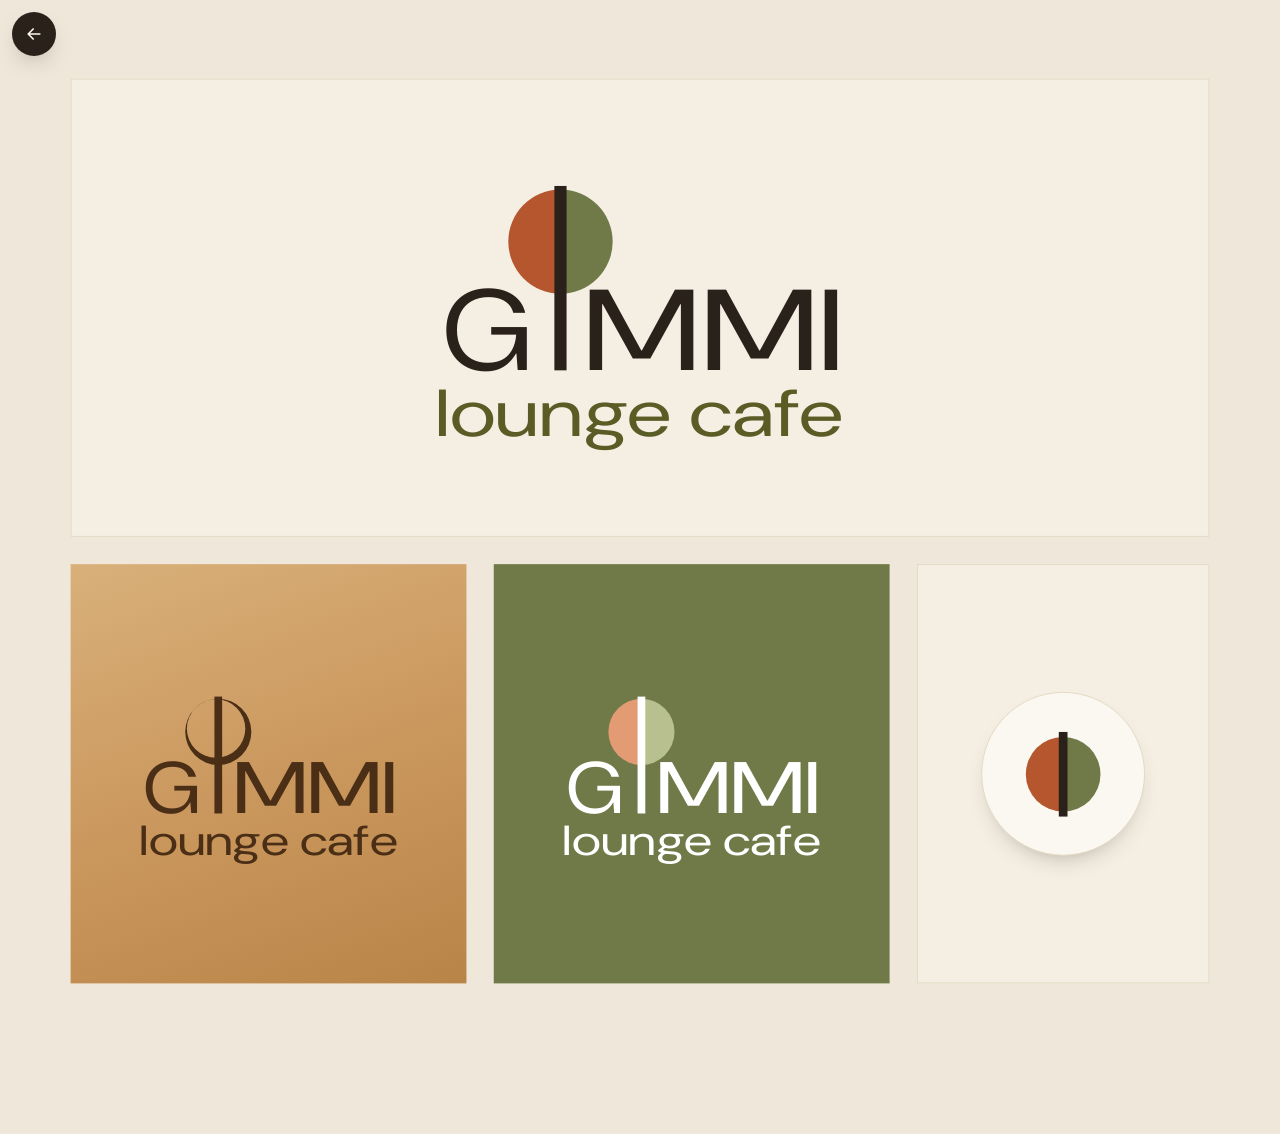
<file: public/logo.html>
<!doctype html>
<html lang="cs">
<head>
<meta charset="utf-8">
<meta name="viewport" content="width=device-width, initial-scale=1, viewport-fit=cover">
<meta name="robots" content="noindex, nofollow">
<title>Gimmi – návrh loga</title>

<link rel="stylesheet" href="https://fonts.googleapis.com/css2?family=DM+Sans:opsz,wght@9..40,400..700&amp;family=Fraunces:ital,opsz,wght@0,9..144,400..700;1,9..144,400&amp;display=swap">
<style>
*{box-sizing:border-box}
body{margin:0;background:#EFE8DA} #wrap{padding:24px max(16px,env(safe-area-inset-right,0px)) 96px max(16px,env(safe-area-inset-left,0px));overflow:hidden} #fit{margin:0 auto;max-width:1280px}
</style>

</head>
<body>
<div id="wrap"><div id="fit">
<div id="board" style="width: 1280px; height: 1040px; transform-origin: 0 0; padding: 56px; background: #EFE8DA; font-family: 'DM Sans', system-ui, sans-serif; color: #2A211B; display: flex; flex-direction: column; gap: 28px;">
<div style="flex: 0 0 470px; position: relative; background: #F5EFE3; border: 1px solid #E3D9C4; display: flex; align-items: center; justify-content: center;">
<svg viewBox="0 0 264 168" width="471" height="300" role="img" aria-label="Gimmi lounge café"><path d="M86 16A30 30 0 0 0 86 76Z" fill="#B5562E"></path><path d="M86 16A30 30 0 0 1 86 76Z" fill="#707A48"></path><rect x="82.5" y="14" width="7" height="106" fill="#2A211B"></rect><text x="18" y="120" font-family="'DM Sans', 'Segoe UI', system-ui, sans-serif" font-size="66" font-weight="400" fill="#2A211B" textLength="52" lengthAdjust="spacingAndGlyphs">G</text><text x="99" y="120" font-family="'DM Sans', 'Segoe UI', system-ui, sans-serif" font-size="66" font-weight="400" fill="#2A211B" textLength="150" lengthAdjust="spacingAndGlyphs">MMI</text><text x="14" y="158" font-family="'DM Sans', 'Segoe UI', system-ui, sans-serif" font-size="38" font-weight="400" fill="#5A5C26" textLength="234" lengthAdjust="spacingAndGlyphs">lounge cafe</text></svg>
</div>
<div style="flex: 1 1 auto; min-height: 0; display: flex; gap: 28px;">
<div style="flex: 1 1 0; position: relative; background: linear-gradient(160deg, #D9B07A 0%, #C9965C 55%, #B98447 100%); display: flex; align-items: center; justify-content: center;">
<svg viewBox="0 0 264 168" width="299" height="190" role="img" aria-label="Gimmi lounge café"><path fill-rule="evenodd" fill="#4A2E16" d="M56 46a30 30 0 1 0 60 0a30 30 0 1 0-60 0ZM57.5 43a26.5 26.5 0 1 0 53 0a26.5 26.5 0 1 0-53 0Z"></path><rect x="82.5" y="14" width="7" height="106" fill="#4A2E16"></rect><text x="18" y="120" font-family="'DM Sans', 'Segoe UI', system-ui, sans-serif" font-size="66" font-weight="400" fill="#4A2E16" textLength="52" lengthAdjust="spacingAndGlyphs">G</text><text x="99" y="120" font-family="'DM Sans', 'Segoe UI', system-ui, sans-serif" font-size="66" font-weight="400" fill="#4A2E16" textLength="150" lengthAdjust="spacingAndGlyphs">MMI</text><text x="14" y="158" font-family="'DM Sans', 'Segoe UI', system-ui, sans-serif" font-size="38" font-weight="400" fill="#4A2E16" textLength="234" lengthAdjust="spacingAndGlyphs">lounge cafe</text></svg>
</div>
<div style="flex: 1 1 0; position: relative; background: #707A48; display: flex; align-items: center; justify-content: center;">
<svg viewBox="0 0 264 168" width="299" height="190" role="img" aria-label="Gimmi lounge café"><path d="M86 16A30 30 0 0 0 86 76Z" fill="#E39B74"></path><path d="M86 16A30 30 0 0 1 86 76Z" fill="#B9C08F"></path><rect x="82.5" y="14" width="7" height="106" fill="#FFFFFF"></rect><text x="18" y="120" font-family="'DM Sans', 'Segoe UI', system-ui, sans-serif" font-size="66" font-weight="400" fill="#FFFFFF" textLength="52" lengthAdjust="spacingAndGlyphs">G</text><text x="99" y="120" font-family="'DM Sans', 'Segoe UI', system-ui, sans-serif" font-size="66" font-weight="400" fill="#FFFFFF" textLength="150" lengthAdjust="spacingAndGlyphs">MMI</text><text x="14" y="158" font-family="'DM Sans', 'Segoe UI', system-ui, sans-serif" font-size="38" font-weight="400" fill="#FFFFFF" textLength="234" lengthAdjust="spacingAndGlyphs">lounge cafe</text></svg>
</div>
<div style="flex: 0 0 300px; position: relative; background: #F5EFE3; border: 1px solid #E3D9C4; display: flex; flex-direction: column; align-items: center; justify-content: center; gap: 14px;">
<div style="width: 168px; height: 168px; border-radius: 50%; background: #FBF8F1; border: 1px solid #E3D9C4; display: flex; align-items: center; justify-content: center; box-shadow: 0 12px 26px -16px rgba(42, 33, 27, 0.45);"><svg viewBox="50 8 72 76" width="92" height="97" aria-hidden="true"><path d="M86 16A30 30 0 0 0 86 76Z" fill="#B5562E"></path><path d="M86 16A30 30 0 0 1 86 76Z" fill="#707A48"></path><rect x="82.5" y="12" width="7" height="68" fill="#2A211B"></rect></svg></div>
</div>
</div>
</div>
</div></div>
<a class="pitch-back" href="index.html" aria-label="Zpět na přehled" title="Zpět na přehled"><svg viewBox="0 0 24 24" width="20" height="20" fill="none" stroke="currentColor" stroke-width="2" stroke-linecap="round" stroke-linejoin="round" aria-hidden="true"><path d="M19 12H5M11 6l-6 6 6 6"></path></svg></a>
<style>.pitch-back{position:fixed;z-index:60;left:max(12px,env(safe-area-inset-left,0px));top:calc(12px + env(safe-area-inset-top,0px));display:inline-flex;align-items:center;justify-content:center;width:44px;height:44px;border-radius:50%;background:#2A211B;color:#FBF8F1;text-decoration:none;box-shadow:0 10px 24px -12px rgba(42,33,27,.6);transition:background-color .2s ease}.pitch-back:hover{background:#707A48;color:#fff}.pitch-back:focus-visible{outline:2px solid #B5562E;outline-offset:3px}</style>
<script>
(function(){var fit=document.getElementById('fit'),b=document.getElementById('board');function f(){var w=fit.clientWidth,s=Math.min(1,w/1280);b.style.transform='scale('+s+')';fit.style.height=(1040*s)+'px';}window.addEventListener('resize',f);f();})();
</script>
</body>
</html>
</file>
<file: public/pitch.css>
/* Gimmi – podklady pro návrh. Jeden světlý vzhled podle webu kavárny (krém, zelená, zlaté rámy). */
:root {
  --bg: #F5EFE3;
  --paper: #FBF8F1;
  --paper-2: #FFFDF8;
  --line: #E3D9C4;
  --ink: #2A211B;
  --ink-2: #4E433A;
  --muted: #6B5E52;
  --green: #707A48;
  --green-ink: #5A5C26;
  --green-soft: #E6E8D6;
  --terra: #9A4524;
  --terra-2: #B5562E;
  --wood: #3B2B20;
  --gold: linear-gradient(135deg, #D2B477 0%, #8C6A3A 38%, #E0C891 55%, #8C6A3A 80%, #C7A465 100%);
  --ok: #4F7A34;
  --ok-soft: #E3EDD8;
  --warn: #9A6A12;
  --warn-soft: #F6EBCF;
  --display: 'Fraunces', Georgia, 'Times New Roman', serif;
  --body: 'DM Sans', system-ui, -apple-system, 'Segoe UI', sans-serif;
  color-scheme: light;
}
*, *::before, *::after { box-sizing: border-box; }
html { scroll-behavior: smooth; }
body {
  margin: 0;
  background: var(--bg);
  color: var(--ink);
  font-family: var(--body);
  font-size: 16px;
  line-height: 1.6;
}
img { max-width: 100%; display: block; }
[hidden] { display: none !important; }
a { color: var(--green-ink); }
a:hover { color: var(--ink); }
:focus-visible { outline: 2px solid var(--terra-2); outline-offset: 3px; }
h1, h2, h3 { font-family: var(--display); font-weight: 400; letter-spacing: -0.015em; text-wrap: balance; margin: 0; line-height: 1.08; }
p { margin: 0; }
.wrap { max-width: 1160px; margin: 0 auto; padding-left: max(16px, env(safe-area-inset-left, 0px)); padding-right: max(16px, env(safe-area-inset-right, 0px)); }
.eyebrow { font-size: 12px; font-weight: 600; letter-spacing: 0.18em; text-transform: uppercase; color: var(--terra); }
.lede { font-size: 17px; color: var(--ink-2); max-width: 38em; }
.muted { color: var(--muted); }
.mark { display: inline-flex; align-items: center; gap: 10px; color: var(--ink); text-decoration: none; }
.mark b { font-family: var(--display); font-weight: 600; font-size: 24px; line-height: 1; letter-spacing: -0.01em; }
.mark small { display: block; margin-top: 3px; font-size: 9.5px; font-weight: 600; letter-spacing: 0.26em; text-transform: uppercase; color: var(--muted); }
.topbar { position: sticky; top: env(safe-area-inset-top, 0px); z-index: 30; background: rgba(245, 239, 227, 0.94); backdrop-filter: blur(10px); border-bottom: 1px solid var(--line); }
body::before { content: ""; position: fixed; inset: 0 0 auto; height: env(safe-area-inset-top, 0px); z-index: 31; background: var(--bg); }
.topbar .wrap { display: flex; align-items: center; justify-content: space-between; gap: 16px; min-height: 64px; flex-wrap: wrap; }
.crumbs { display: flex; flex-wrap: wrap; gap: 6px 18px; font-size: 14px; font-weight: 500; }
.crumbs a { color: var(--ink); text-decoration: none; padding: 10px 0; position: relative; }
.crumbs a::after { content: ""; position: absolute; left: 0; right: 0; bottom: 4px; height: 2px; background: var(--green); transform: scaleX(0); transform-origin: left; transition: transform .35s cubic-bezier(.2,.7,.2,1); }
.crumbs a:hover::after, .crumbs a[aria-current="page"]::after { transform: scaleX(1); }
.crumbs a[aria-current="page"] { color: var(--green-ink); }
.btn { display: inline-flex; align-items: center; justify-content: center; gap: 8px; min-height: 46px; padding: 0 20px; border-radius: 999px; border: 1px solid var(--ink); background: transparent; color: var(--ink); font: 600 15px/1 var(--body); text-decoration: none; cursor: pointer; transition: transform .15s ease, background-color .2s ease, color .2s ease; }
.btn:hover { transform: translateY(-1px); }
.btn.primary { background: var(--green); border-color: var(--green); color: #FFFFFF; }
.btn.primary:hover { background: var(--green-ink); border-color: var(--green-ink); color: #FFFFFF; }
.btn.small { min-height: 36px; padding: 0 14px; font-size: 13.5px; }
.chip { display: inline-flex; align-items: center; gap: 6px; padding: 3px 10px; border-radius: 999px; font-size: 12px; font-weight: 600; line-height: 1.5; background: var(--green-soft); color: var(--green-ink); white-space: nowrap; }
.chip.ok { background: var(--ok-soft); color: var(--ok); }
.chip.warn { background: var(--warn-soft); color: var(--warn); }
.chip.terra { background: #F4E1D6; color: var(--terra); }
.chip.dot::before { content: ""; width: 7px; height: 7px; border-radius: 50%; background: currentColor; }
.site-foot { border-top: 1px solid var(--line); margin-top: 72px; padding-block: 28px 96px; font-size: 13.5px; color: var(--muted); }
.site-foot .wrap { display: flex; flex-wrap: wrap; justify-content: space-between; gap: 8px 24px; }
@media (prefers-reduced-motion: reduce) { html { scroll-behavior: auto; } *, *::before, *::after { transition: none !important; animation: none !important; } }
</file>
